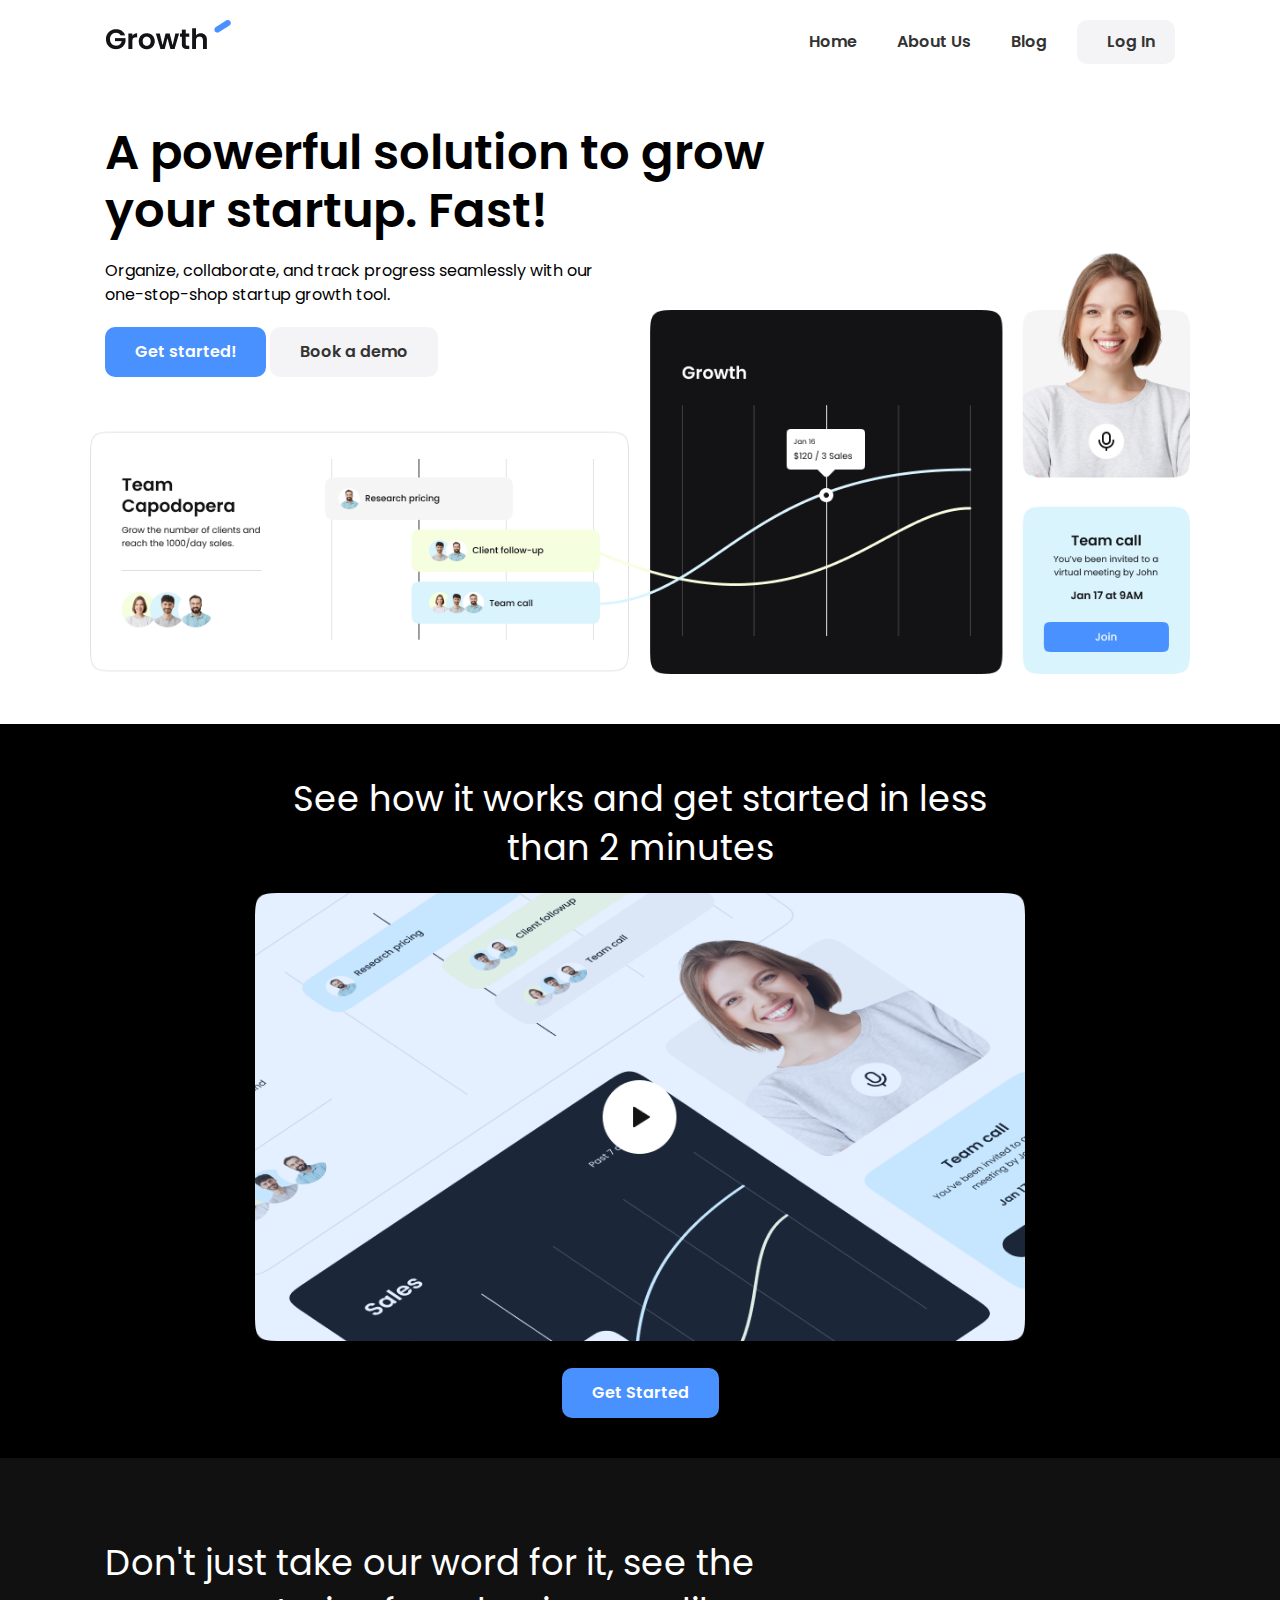
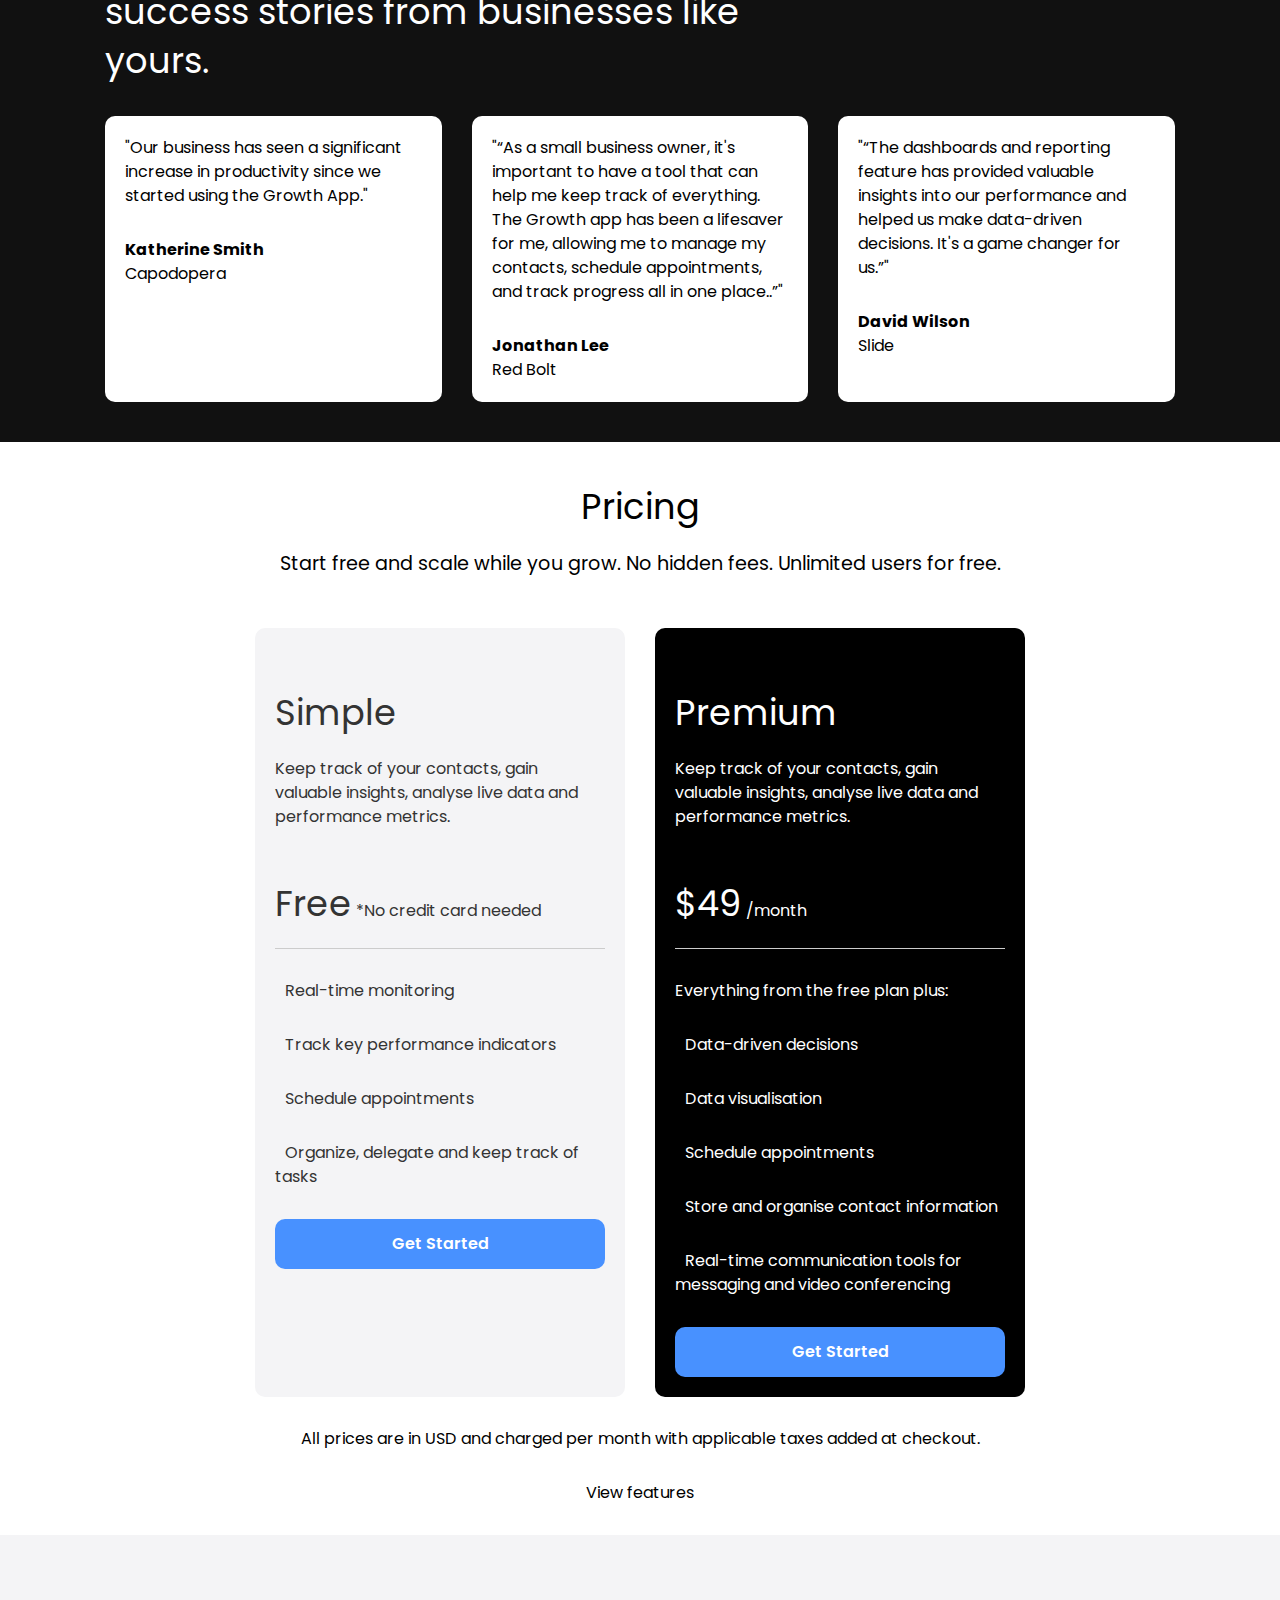
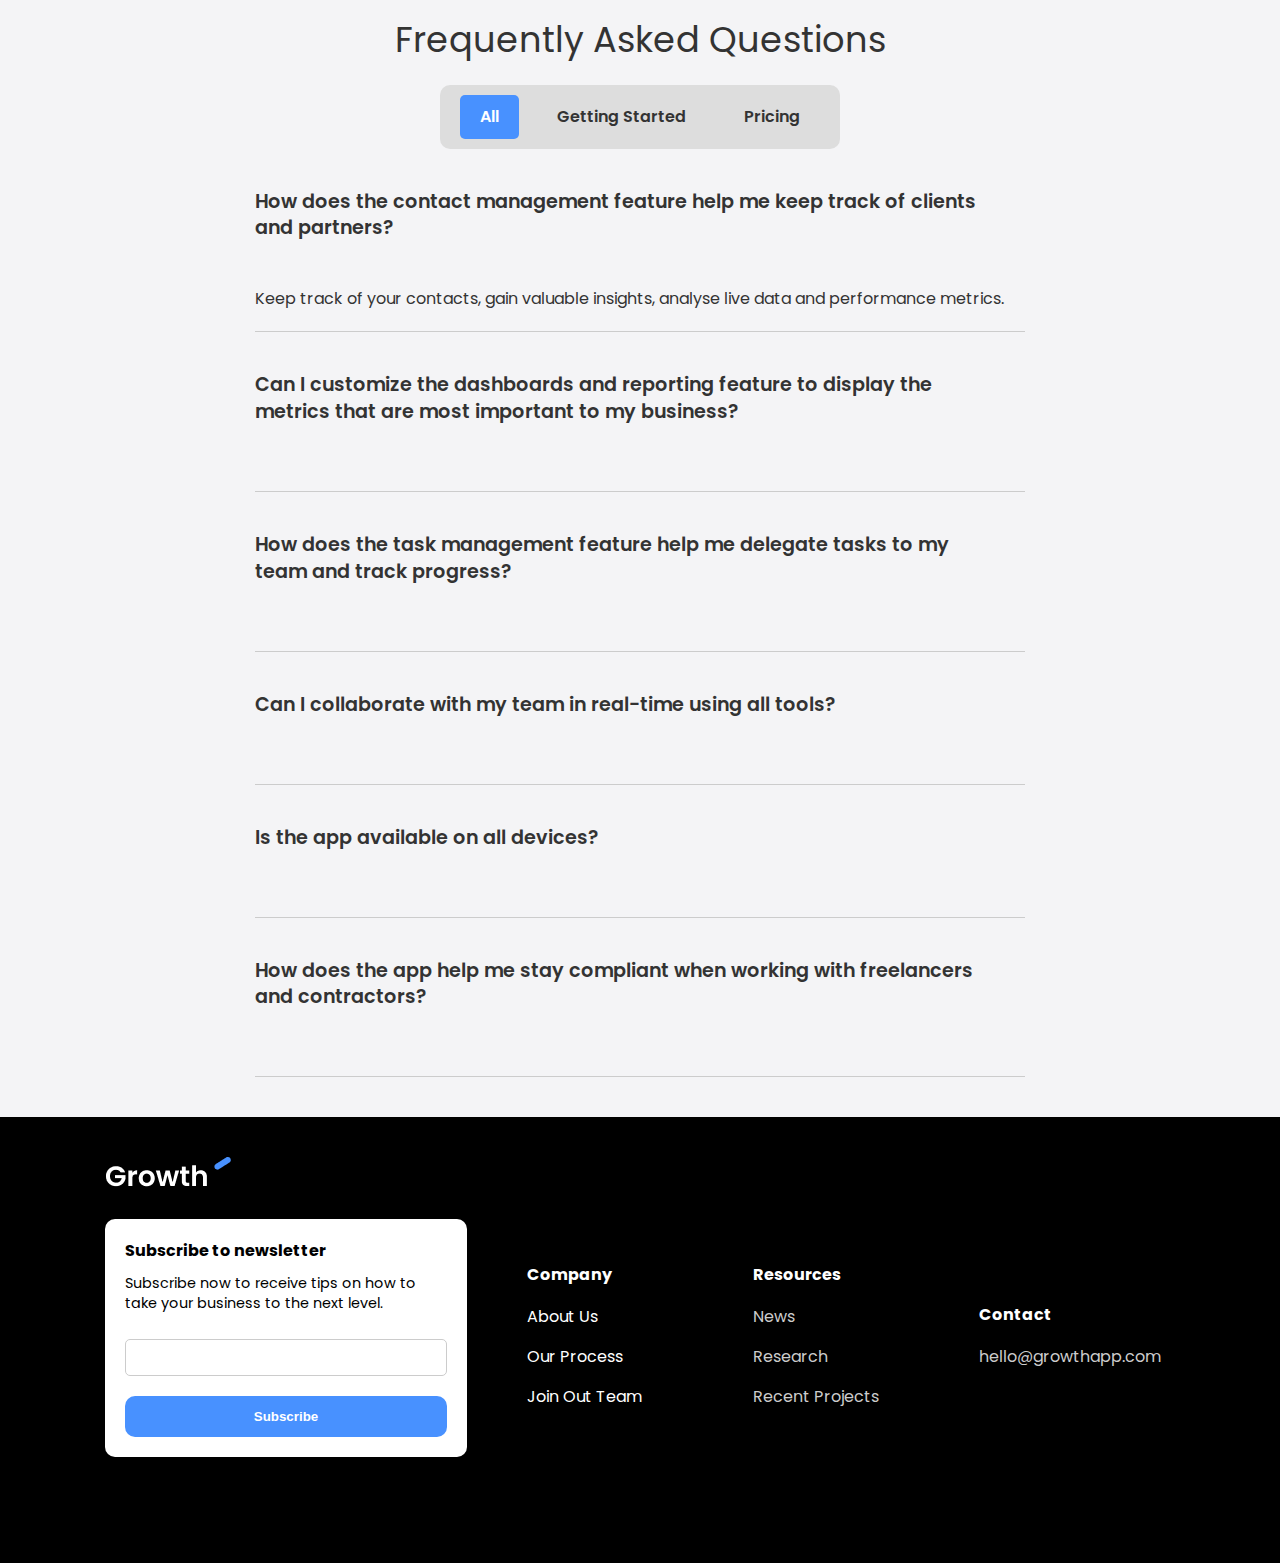
<file: index.html>
<!DOCTYPE html>
<html lang="en">
<head>
    <meta charset="UTF-8">
    <meta name="viewport" content="width=device-width, initial-scale=1.0">
    <title>Growth App</title>
    <link rel="preconnect" href="https://fonts.googleapis.com">
    <link rel="preconnect" href="https://fonts.gstatic.com" crossorigin>
    <link href="https://fonts.googleapis.com/css2?family=Poppins:wght@300;400;600;700&display=swap" rel="stylesheet">
    <link rel="stylesheet" href="https://cdnjs.cloudflare.com/ajax/libs/font-awesome/6.6.0/css/all.min.css" integrity="sha512-Kc323vGBEqzTmouAECnVceyQqyqdsSiqLQISBL29aUW4U/M7pSPA/gEUZQqv1cwx4OnYxTxve5UMg5GT6L4JJg==" crossorigin="anonymous" referrerpolicy="no-referrer" />
    <link rel="stylesheet" href="./LUT_coursework/style.css">
    <link rel="shortcut icon" href="./LUT_coursework/Images/favicon.ico" type="image/x-icon">
</head>
<body>

    <!-- Navbar -->
    <nav class="navbar">
        <div class="container">
            <div class="logo">
                <a href="index.html">
                    <img src="./LUT_coursework/Images/logo.png" alt="logo">
                </a>
            </div>
            <div class="main-menu">
                <ul>
                    <li>
                        <a href="index.html">Home</a>
                    </li>
                    <li>
                        <a href="">About Us</a>
                    </li>
                    <li>
                        <a href="">Blog</a>
                    </li>
                    <li>
                        <a class="btn" href="#">
                            <i class="fas fa-user fa-fw"></i>Log In
                        </a>
                    </li>
                </ul>
            </div>

            <!-- Hamburger button -->

            <button class="hamburger-button">
                <div class="hamburger-line"></div>
                <div class="hamburger-line"></div>
                <div class="hamburger-line"></div>
            </button>
            <div class="mobile-menu">
                <ul>
                    <li>
                        <a href="index.html">Home</a>
                    </li>
                    <li>
                        <a href="">About Us</a>
                    </li>
                    <li>
                        <a href="">Blog</a>
                    </li>
                    <li>
                        <a class="btn" href="#">
                            <i class="fas fa-user fa-fw"></i>Log In
                        </a>
                    </li>
                </ul>
            </div>
        </div>
    </nav>
    <!-- Hero section -->

    <section class="hero">
        <div class="container">
            <div class="hero-content">
                <h1 class="hero-heading text-xxl">
                    A powerful solution to grow your startup. Fast!
                </h1>
                <p class="hero-text">
                    Organize, collaborate, and track progress seamlessly with our one-stop-shop startup growth tool.
                </p>
                <div class="hero-buttons">
                    <a href="#" class="btn btn-primary">
                        Get started!
                    </a>
                    <a href="#" class="btn"><i class="fas fa-laptop"></i>
                        Book a demo
                    </a>
                </div>
            </div>
        </div>
    </section>

     <!-- Video section -->

     <section class="video bg-black">
        <div class="container-sm">
            <h2 class="video-heading text-xl text-center">
                See how it works and get started in less than 2 minutes
            </h2>
            <div class="video-content">
                <a href="#">
                    <img src="./LUT_coursework/Images/video-preview.png" alt="video" class="video-preview">
                </a>
                <a href="#" class="btn btn-primary">Get Started</a>
            </div>
        </div>
     </section>

     <!-- Testimonials section -->

     <section class="testimonials bg-dark">
        <div class="container">
            <h3 class="testimonials-heading text-xl">
                Don't just take our word for it, see the success stories from businesses like yours.
            </h3>
            <div class="testimonials-grid">
                <div class="card">
                    <p>
                        "Our business has seen a significant increase in productivity since we started using the Growth App."
                    </p>
                    <p>Katherine Smith</p>
                    <p>Capodopera</p>
                </div>
                <div class="card">
                    <p>
                        "“As a small business owner, it's important to have a tool that can help me keep track of everything. The Growth app has been a lifesaver for me, allowing me to manage my contacts, schedule appointments, and track progress all in one place..”"
                    </p>
                    <p>Jonathan Lee</p>
                    <p>Red Bolt</p>
                </div>
                <div class="card">
                    <p>
                        "“The dashboards and reporting feature has provided valuable insights into our performance and helped us make data-driven decisions. It's a game changer for us.”"
                    </p>
                    <p>David Wilson</p>
                    <p>Slide</p>
                </div>
            </div>
        </div>
     </section>


     <!-- Pricing section -->

     <section class="pricing">
        <div class="container-sm">
            <h3 class="pricing-heading text-xl text-center">
                Pricing
            </h3>
            <p class="pricing-subheading text-md text-center">
                Start free and scale while you grow. No hidden fees. Unlimited users for free.
            </p>
            <div class="pricing-grid">

                <!-- Pricing Card 1 -->

                 <div class="card bg-light">
                    <div class="pricing-card-header">
                        <h4 class="pricing-heading text-xl">
                            Simple
                        </h4>
                        <p class="pricing-card-subheading">
                            Keep track of your contacts, gain valuable insights, analyse live data and performance metrics.
                        </p>
                        <p class="pricing-card-price">
                            <span class="text-xl">Free</span>
                            *No credit card needed
                        </p>
                    </div>
                    <div class="pricing-card-body">
                        <ul>
                            <li>
                                <i class="fas fa-check"></i> Real-time monitoring
                            </li>
                            <li>
                                <i class="fas fa-check"></i> Track key performance indicators
                            </li>
                            <li>
                                <i class="fas fa-check"></i> Schedule appointments
                            </li>
                            <li>
                                <i class="fas fa-check"></i> Organize, delegate and keep track of tasks
                            </li>
                        </ul>
                        <a href="#" class="btn btn-primary btn-block">Get Started</a>
                    </div>
                 </div>

                 <!-- Pricing Card 2 -->

                 <div class="card bg-black">
                    <div class="pricing-card-header">
                        <h4 class="pricing-heading text-xl">
                            Premium
                        </h4>
                        <p class="pricing-card-subheading">
                            Keep track of your contacts, gain valuable insights, analyse live data and performance metrics.
                        </p>
                        <p class="pricing-card-price">
                            <span class="text-xl">$49</span>
                            /month
                        </p>
                    </div>
                    <div class="pricing-card-body">
                        <ul>
                            <li>Everything from the free plan plus:</li>
                            <li>
                                <i class="fas fa-check"></i> Data-driven decisions
                            </li>
                            <li>
                                <i class="fas fa-check"></i> Data visualisation
                            </li>
                            <li>
                                <i class="fas fa-check"></i> Schedule appointments
                            </li>
                            <li>
                                <i class="fas fa-check"></i> Store and organise contact information
                            </li>
                            <li>
                                <i class="fas fa-check"></i> Real-time communication tools for messaging and video conferencing
                            </li>
                        </ul>
                        <a href="#" class="btn btn-primary btn-block">Get Started</a>
                    </div>
                 </div>
            </div>
            <p class="pricing-footer text-center">
                All prices are in USD and charged per month with applicable taxes added at checkout.
            </p>
            <p class="pricing-footer-features text-center">View features<i class="fa fa-arrow-down fa-fw"></i>
            </p> 
        </div>
     </section>

          <!-- FAQ section -->

     <section class="faq bg-light">
        <div class="container-sm">
            <h3 class="text-xl text-center">
                Frequently Asked Questions
            </h3>
            <ul class="faq-menu">
                <li class="active">All</li>
                <li>Getting Started</li>
                <li>Pricing</li>
            </ul>
            <div class="faq-content">
                <div class="faq-group">
                    <div class="faq-group-header">
                        <h4 class="text-md">
                            How does the contact management feature help me keep track of clients and partners?
                        </h4>
                        <i class="fas fa-minus"></i>
                    </div>
                    <div class="faq-group-body open">
                        <p>Keep track of your contacts, gain valuable insights, analyse live data and performance metrics.</p>
                    </div>
                </div>
                <div class="faq-group">
                    <div class="faq-group-header">
                        <h4 class="text-md">
                            Can I customize the dashboards and reporting feature to display the metrics that are most important to my business?
                        </h4>
                        <i class="fas fa-plus"></i>
                    </div>
                    <div class="faq-group-body">
                        <p>Lorem ipsum dolor sit amet consectetur adipisicing elit. Architecto cum iste nisi aliquid eum enim ullam dignissimos voluptates, molestias consectetur?</p>
                    </div>
                </div>
                <div class="faq-group">
                    <div class="faq-group-header">
                        <h4 class="text-md">
                            How does the task management feature help me delegate tasks to my team and track progress?
                        </h4>
                        <i class="fas fa-plus"></i>
                    </div>
                    <div class="faq-group-body">
                        <p>Lorem ipsum dolor sit amet consectetur adipisicing elit. Architecto cum iste nisi aliquid eum enim ullam dignissimos voluptates, molestias consectetur?</p>
                    </div>
                </div>
                <div class="faq-group">
                    <div class="faq-group-header">
                        <h4 class="text-md">
                            Can I collaborate with my team in real-time using all tools?
                        </h4>
                        <i class="fas fa-plus"></i>
                    </div>
                    <div class="faq-group-body">
                        <p>Lorem ipsum dolor sit amet consectetur adipisicing elit. Architecto cum iste nisi aliquid eum enim ullam dignissimos voluptates, molestias consectetur?</p>
                    </div>
                </div>
                <div class="faq-group">
                    <div class="faq-group-header">
                        <h4 class="text-md">
                            Is the app available on all devices?
                        </h4>
                        <i class="fas fa-plus"></i>
                    </div>
                    <div class="faq-group-body">
                        <p>Lorem ipsum dolor sit amet consectetur adipisicing elit. Architecto cum iste nisi aliquid eum enim ullam dignissimos voluptates, molestias consectetur?</p>
                    </div>
                </div>
                <div class="faq-group">
                    <div class="faq-group-header">
                        <h4 class="text-md">
                            How does the app help me stay compliant when working with freelancers and contractors?
                        </h4>
                        <i class="fas fa-plus"></i>
                    </div>
                    <div class="faq-group-body">
                        <p>Lorem ipsum dolor sit amet consectetur adipisicing elit. Architecto cum iste nisi aliquid eum enim ullam dignissimos voluptates, molestias consectetur?</p>
                    </div>
                </div>
            </div>
        </div>
     </section>

     <!-- Footer Section -->

     <footer class="footer bg-black">
        <div class="container">
            <div class="footer-grid">
                <div>
                    <a href="index.html">
                        <img src="./LUT_coursework/Images/logo-white.png" alt="logo">
                    </a>
                    <div class="card">
                        <h4>Subscribe to newsletter</h4>
                        <p class="text-sm">
                            Subscribe now to receive  tips on how to take your business to the next level.
                        </p>
                        <form>
                            <input type="email" id="email" placeholder=""Enter your email>
                            <button type="submit" class="btn btn-primary btn-block">Subscribe</button>
                        </form>
                    </div>
                    <i class="fab fa-linkedin"></i>
                    <i class="fab fa-twitter"></i>
                </div>

                <div>
                    <h4>Company</h4>
                    <ul>
                        <li><a href="#"></a>About Us</li>
                        <li><a href="#"></a>Our Process</li>
                        <li><a href="#"></a>Join Out Team</li>
                    </ul>
                </div>

                <div>
                    <h4>Resources</h4>
                    <ul>
                        <li><a href="#">News</a></li>
                        <li><a href="#">Research</a></li>
                        <li><a href="#">Recent Projects</a></li>
                    </ul>
                </div>

                <div>
                    <h4>Contact</h4>
                    <ul>
                        <li>
                            <a href="#">hello@growthapp.com</a>
                        </li>
                    </ul>
                </div>

            </div>
        </div>

     </footer>

    <script src="./LUT_coursework/script.js"></script>
</body>
</html>
</file>
<file: LUT_coursework/style.css>
* {
    box-sizing: border-box;
    margin: 0;
    padding: 0;
}

:root {
    --primary-color: #4891ff;
    --light-color: #f4f4f6;
    --dark-color: #111;
}

body {
    font-family: 'Poppins', sans-serif;
    font-size: 16px;
    line-height: 1.5;
    background: fff;
    overflow-x: hidden;
}

a {
    text-decoration: none;
    color: #333;

}

ul {
    list-style: none;
}

img {
    max-width: 100%;
}

/* Navbar */

.navbar {
    background: fff;
    padding: 20px;
}

.navbar .container {
    display: flex;
    justify-content: space-between;
}

.navbar .main-menu ul {
    display: flex;
}

.navbar ul li a {
    padding: 10px 20px;
    display: block;
    font-weight: 600;
    transition: 0.5s;
}

.navbar ul li a:hover {
    color: var(--primary-color);
}

.navbar ul li a i {
    margin-right: 10px;
}

.navbar ul li:last-child a {
    margin-left: 10px;
}

/* Hero */

.hero {
    margin-bottom: 50px;
}

.hero .container {
    background: url('../LUT_coursework/Images/hero-bg.png') no-repeat;
    background-size: contain;
    background-position: center bottom;
    height: 550px;
}

.hero .hero-content {
    width: 70%;
}

.hero .hero-text {
    width: 70%;
    margin-bottom: 20px;
}

/* Video */

.video {
    padding: 10px 0 40px;
}

.video-content {
    display: flex;
    flex-direction: column;
    align-items: center;
}

.video-preview {
    margin-bottom: 20px;
}

/* Testimonials */

.testimonials {
    padding: 40px 0;
}

.testimonials .testimonials-heading {
    width: 700px;
    margin-bottom: 30px;
}

.testimonials-grid {
    display: grid;
    grid-template-columns: repeat(3, 1fr);
    gap: 30px;
}

.testimonials .card p:nth-child(2) {
    margin-top: 30px;
    font-weight: bold;
}

/* Pricing */

.pricing-grid {
    display: grid;
    grid-template-columns: repeat(2, 1fr);
    gap: 30px;
    margin-top: 50px;
}

.pricing .pricing-card-subheading {
    margin-bottom: 30px;
}

.pricing .pricing-card-price {
    margin-bottom: 30px;
    padding: 20px 0;
    border-bottom: 1px solid #ccc;
}

.pricing ul {
    margin: 30px 0;
}

.pricing ul li {
    margin-bottom: 30px;
}

.pricing ul li i {
    margin-right: 10px;
}

.pricing .pricing-footer {
    margin: 30px 0;
}

.pricing .pricing-footer-features {
    margin-bottom: 30px;
}

/* FAQ */

.faq {
    padding: 40px 0;
}

.faq .faq-group {
    border-bottom: 1px solid #ccc;
    padding-bottom: 20px;
}

.faq .faq-group .faq-group-header {
    padding: 20px 0;
    margin-bottom: 15px;
    position: relative;
}

.faq .faq-group .faq-group-header h4 {
    font-weight: 600;
    width: 95%;
}

.faq .faq-group .faq-group-header i {
    position: absolute;
    right: 0;
    top: 35px;
    font-size: 1.3rem;
    cursor: pointer;
}

.faq .faq-group .faq-group-body {
    display: none;
}

.faq .faq-group .faq-group-body.open {
    display: block;
}

.faq ul.faq-menu {
    max-width: 400px;
    margin: auto;
    display: flex;
    justify-content: space-between;
    align-items: center;
    background: #ddd;
    padding: 10px 20px;
    border-radius: 10px;
    font-weight: 600;
    cursor: pointer;
}

.faq ul.faq-menu li {
    padding: 10px 20px;
    border-radius: 5px;
    text-align: center;
}

.faq ul.faq-menu li.active {
    background-color: var(--primary-color);
    color: #fff;
}

/* Footer */

.footer {
    padding: 40px 0;
}

.footer h4 {
    margin-bottom: 10px;
}

.footer ul li {
    line-height: 2.5;
}

.footer a {
    color: #ccc;
}

.footer i {
    font-size: 1.5rem;
    margin-right: 10px;
}

.footer-grid {
    display: grid;
    grid-template-columns: 2fr 1fr 1fr 1fr;
    gap: 30px;
    justify-content: center;
    align-items: center;
}

.footer .card {
    margin: 20px 30px 30px 0;
}

.footer input[type='email'] {
    width: 100%;
    padding: 10px;
    border: 1px solid #ccc;
    border-radius: 5px;
    margin: 20px 0;
}


/* Utility Classes */

.container {
    max-width: 1100px;
    margin: 0 auto;
    padding: 0 15px;
}

.container-sm {
    max-width: 800px;
    margin: 0 auto;
    padding: 0 15px;
}

/* Card */

.card {
    background: #fff;
    color: #000;
    border-radius: 10px;
    padding: 20px;
}

/* Buttons */

.btn {
    display: inline-block;
    padding: 13px 30px;
    background: var(--light-color);
    color: #333;
    font-weight: 600;
    text-decoration: none;
    border: none;
    border-radius: 10px;
    cursor: pointer;
    text-align: center;
    transition: 0.5s;
}

.btn:hover {
    opacity: 0.8;
}

.btn-primary {
    background: var(--primary-color);
    color: #fff;
}

.btn-dark {
    background: var(--dark-color);
    color: #fff;
}

.btn-block {
    display: block;
    width: 100%;
}

/* Text Classes */

.text-xxl {
    font-size: 3rem;
    line-height: 1.2;
    font-weight: 600;
    margin: 40px 0 20px;
}

.text-xl {
    font-size: 2.2rem;
    line-height: 1.4;
    font-weight: normal;
    margin: 40px 0 20px;
}

.text-lg {
    font-size: 1.8rem;
    line-height: 1.4;
    font-weight: normal;
    margin: 30px 0 20px;
}

.text-md {
    font-size: 1.2rem;
    line-height: 1.4;
    font-weight: normal;
    margin: 20px 0 10px;
}

.text-sm {
    font-size: 0.9rem;
    line-height: 1.4;
    font-weight: normal;
    margin: 10px 0 5px;
}

.text-center {
    text-align: center;
}

/* Background */

.bg-primary {
    background: var(--primary-color);
    color: #fff;
}

.bg-light {
    background: var(--light-color);
    color: #333;
}

.bg-dark {
    background: var(--dark-color);
    color: #fff;
}

.bg-black {
    background: #000;
    color: #fff;
}

/* Hamburger Button */

.hamburger-button {
    display: none;
    background: none;
    border: none;
    cursor: pointer;
    padding: 10px;
    z-index: 1000;
}

.hamburger-button .hamburger-line {
    width: 30px;
    height: 3px;
    background: #333;
    margin: 6px 0;
}

/* Mobile Menu */

.mobile-menu {
    position: fixed;
    top: 0;
    right: -300px;
    width: 250px;
    height: 100%;
    z-index: 100;
    background: #fff;
    box-shadow: 0px 0px 10px rgba(0, 0, 0, 0.2);
    transition: right 0.3s ease-in-out;
}

.mobile-menu.active {
    right: 0;
}

.mobile-menu ul {
    margin-top: 100px;
    padding-right: 10px;
}

.mobile-menu ul li {
    margin: 10px 0;
}

.mobile-menu ul li a {
    font-size: 20px;
    transition: 0.3s;
}

/* Media Queries */

@media (max-width: 960px) {
    .text-xxl {
        font-size: 2.5rem;
    }
}

@media (max-width: 670px) {
    .navbar .main-menu {
        display: none;
    }

    .navbar .hamburger-button {
        display: block;
    }

    .hero .container {
        background: url(../LUT_coursework/Images/hero-bg-mobile.png) no-repeat;
        background-size: 350px 400px;
        background-position: bottom;
        height: 770px;
    }

    .hero .hero-content,  .hero .hero-text  {
        width: 100%;
        text-align: center;
    }

    .hero .hero-buttons .btn {
        margin-bottom: 10px;
        display: block;
        width: 100%;
    }

    .testimonials .testimonials-heading {
        max-width: 100%;
        text-align: center;
    }

    .testimonials .testimonials-grid, .pricing .pricing-grid, .footer .footer-grid {
        grid-template-columns: 1fr;
    }

    .footer .card {
        margin-right: 0;
    }

    .footer .footer-grid > div {
        text-align: center;
    }

    /* Text */

    .text-xl {
        font-size: 1.9rem;
    }

    .text-lg {
        font-size: 1.5rem;
    }

    .text-md {
        font-size: 1.1rem;
    }

}

@media (max-width: 500px) {
    .text-xxl {
        font-size: 2rem;
    }
}
</file>
